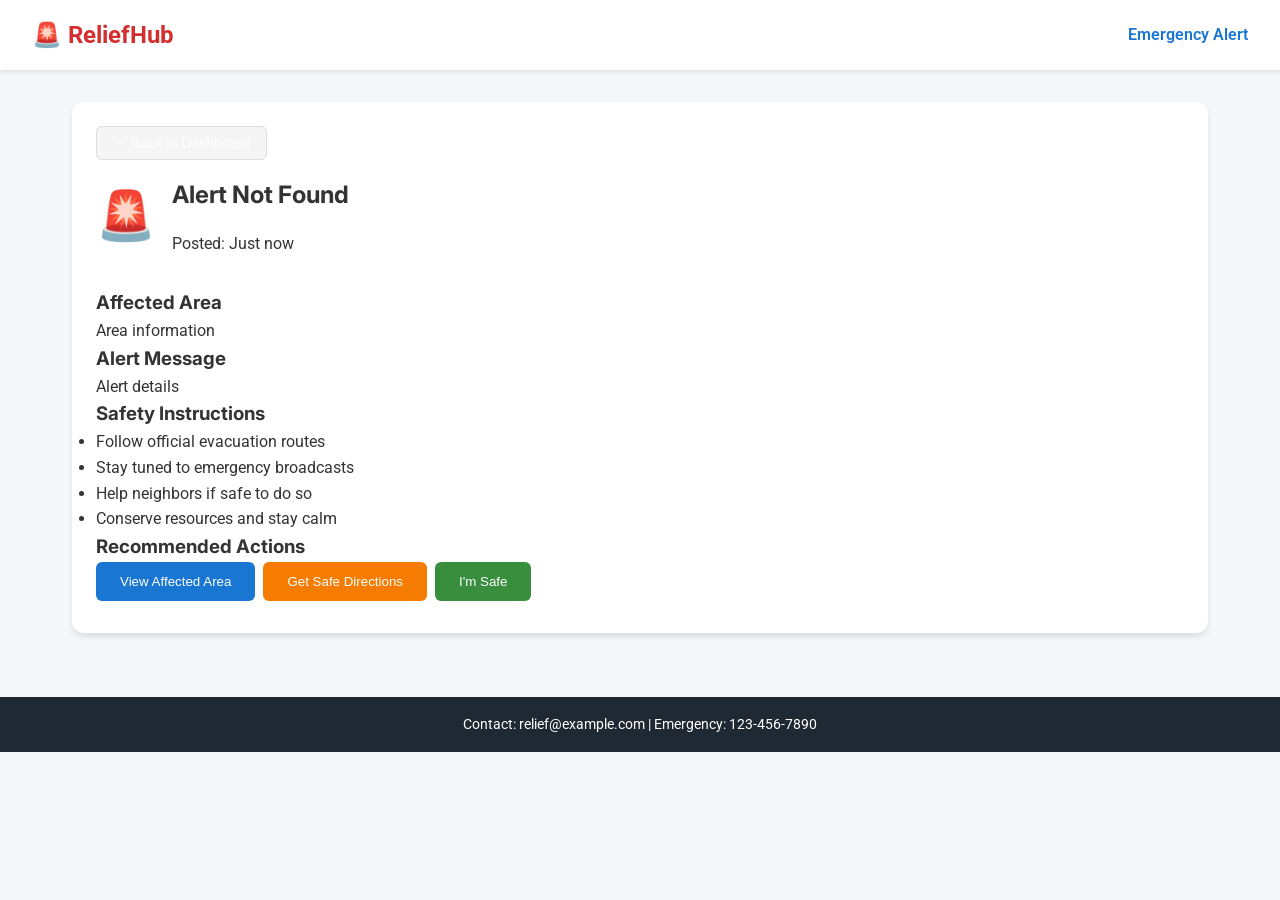
<file: alert.html>
<!DOCTYPE html>
<html lang="en">
<head>
    <meta charset="UTF-8">
    <meta name="viewport" content="width=device-width, initial-scale=1.0">
    <title>Alert Details - Disaster Relief Portal</title>
    <link rel="stylesheet" href="style.css">
</head>
<body>
    <!-- Top Bar -->
    <div class="top-bar">
        <div class="logo">🚨 ReliefHub</div>
        <div class="user-role">Emergency Alert</div>
    </div>

    <!-- Main Content -->
    <main>
        <div class="card">
            <button onclick="goBack()" class="back-button">← Back to Dashboard</button>
            <div class="alert-header">
                <div class="alert-icon-large" id="alert-icon">🚨</div>
                <div>
                    <h2 id="alert-type">Alert Type</h2>
                    <p id="alert-timestamp">Posted: Just now</p>
                </div>
            </div>

            <div class="alert-details">
                <div class="detail-section">
                    <h3>Affected Area</h3>
                    <p id="affected-area">Area information</p>
                </div>

                <div class="detail-section">
                    <h3>Alert Message</h3>
                    <div id="alert-message">Alert details</div>
                </div>

                <div class="detail-section">
                    <h3>Safety Instructions</h3>
                    <div id="safety-instructions">
                        <ul>
                            <li>Follow official evacuation routes</li>
                            <li>Stay tuned to emergency broadcasts</li>
                            <li>Help neighbors if safe to do so</li>
                            <li>Conserve resources and stay calm</li>
                        </ul>
                    </div>
                </div>

                <div class="detail-section">
                    <h3>Recommended Actions</h3>
                    <div class="action-buttons">
                        <button onclick="viewMap()" class="btn-primary">View Affected Area</button>
                        <button onclick="getDirections()" class="btn-secondary">Get Safe Directions</button>
                        <button onclick="imSafe()" class="btn-success">I'm Safe</button>
                    </div>
                </div>
            </div>
        </div>
    </main>

    <!-- Footer -->
    <footer>
        <p>Contact: relief@example.com | Emergency: 123-456-7890</p>
    </footer>

    <!-- JavaScript -->
    <script src="alert.js"></script>
</body>
</html>
</file>
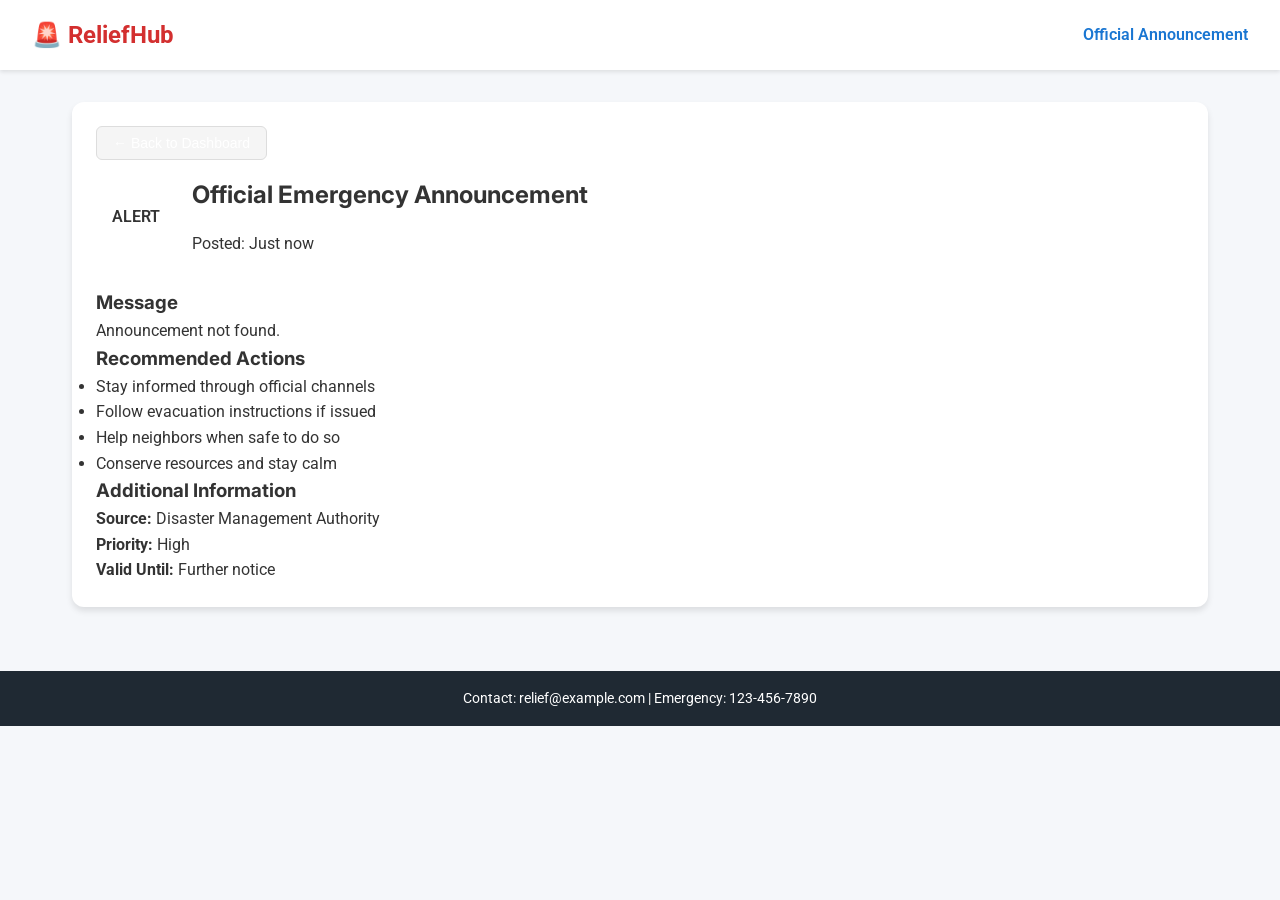
<file: announcement.html>
<!DOCTYPE html>
<html lang="en">
<head>
    <meta charset="UTF-8">
    <meta name="viewport" content="width=device-width, initial-scale=1.0">
    <title>Announcement Details - Disaster Relief Portal</title>
    <link rel="stylesheet" href="style.css">
</head>
<body>
    <!-- Top Bar -->
    <div class="top-bar">
        <div class="logo">🚨 ReliefHub</div>
        <div class="user-role">Official Announcement</div>
    </div>

    <!-- Main Content -->
    <main>
        <div class="card">
            <button onclick="goBack()" class="back-button">← Back to Dashboard</button>

            <div class="announcement-header">
                <div class="announcement-tag-large" id="announcement-tag">ALERT</div>
                <div>
                    <h2>Official Emergency Announcement</h2>
                    <p id="announcement-timestamp">Posted: Just now</p>
                </div>
            </div>

            <div class="announcement-content">
                <div class="detail-section">
                    <h3>Message</h3>
                    <div id="announcement-message">Loading announcement...</div>
                </div>

                <div class="detail-section">
                    <h3>Recommended Actions</h3>
                    <div id="recommended-actions">
                        <ul>
                            <li>Stay informed through official channels</li>
                            <li>Follow evacuation instructions if issued</li>
                            <li>Help neighbors when safe to do so</li>
                            <li>Conserve resources and stay calm</li>
                        </ul>
                    </div>
                </div>

                <div class="detail-section">
                    <h3>Additional Information</h3>
                    <div id="additional-info">
                        <p><strong>Source:</strong> Disaster Management Authority</p>
                        <p><strong>Priority:</strong> <span id="announcement-priority">High</span></p>
                        <p><strong>Valid Until:</strong> Further notice</p>
                    </div>
                </div>
            </div>
        </div>
    </main>

    <!-- Footer -->
    <footer>
        <p>Contact: relief@example.com | Emergency: 123-456-7890</p>
    </footer>

    <!-- JavaScript -->
    <script src="announcement.js"></script>
</body>
</html>
</file>
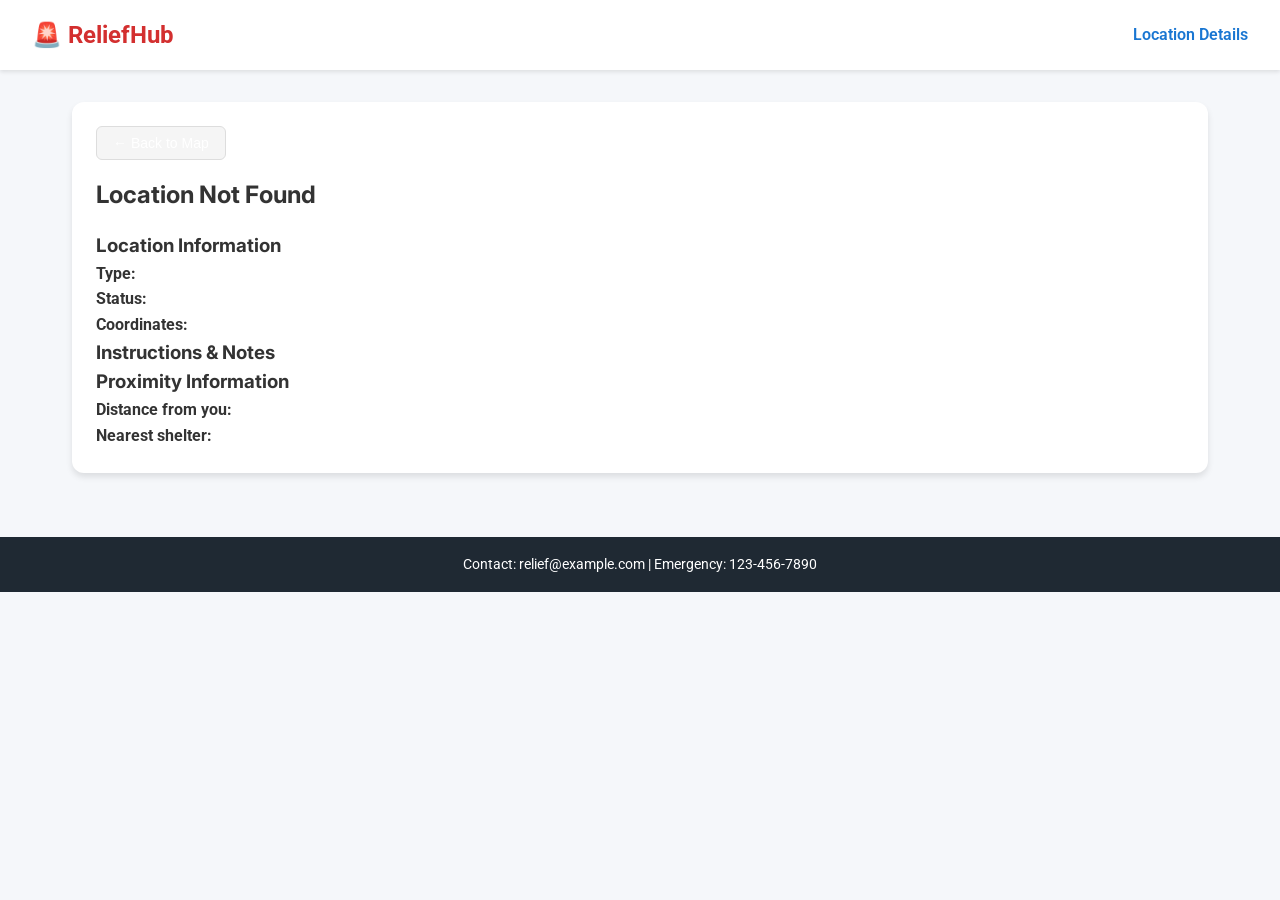
<file: location.html>
<!DOCTYPE html>
<html lang="en">
<head>
    <meta charset="UTF-8">
    <meta name="viewport" content="width=device-width, initial-scale=1.0">
    <title>Location Details - Disaster Relief Portal</title>
    <link rel="stylesheet" href="style.css">
</head>
<body>
    <!-- Top Bar -->
    <div class="top-bar">
        <div class="logo">🚨 ReliefHub</div>
        <div class="user-role">Location Details</div>
    </div>

    <!-- Main Content -->
    <main>
        <div class="card">
            <button onclick="goBack()" class="back-button">← Back to Map</button>
            <h2 id="location-name">Location Details</h2>
            <div class="location-details">
                <div class="detail-section">
                    <h3>Location Information</h3>
                    <p><strong>Type:</strong> <span id="location-type"></span></p>
                    <p><strong>Status:</strong> <span id="location-status"></span></p>
                    <p><strong>Coordinates:</strong> <span id="location-coords"></span></p>
                </div>
                <div class="detail-section">
                    <h3>Instructions & Notes</h3>
                    <div id="location-instructions"></div>
                </div>
                <div class="detail-section">
                    <h3>Proximity Information</h3>
                    <p><strong>Distance from you:</strong> <span id="location-distance"></span></p>
                    <p><strong>Nearest shelter:</strong> <span id="nearest-shelter"></span></p>
                </div>
            </div>
        </div>
    </main>

    <!-- Footer -->
    <footer>
        <p>Contact: relief@example.com | Emergency: 123-456-7890</p>
    </footer>

    <!-- JavaScript -->
    <script src="location.js"></script>
</body>
</html>
</file>
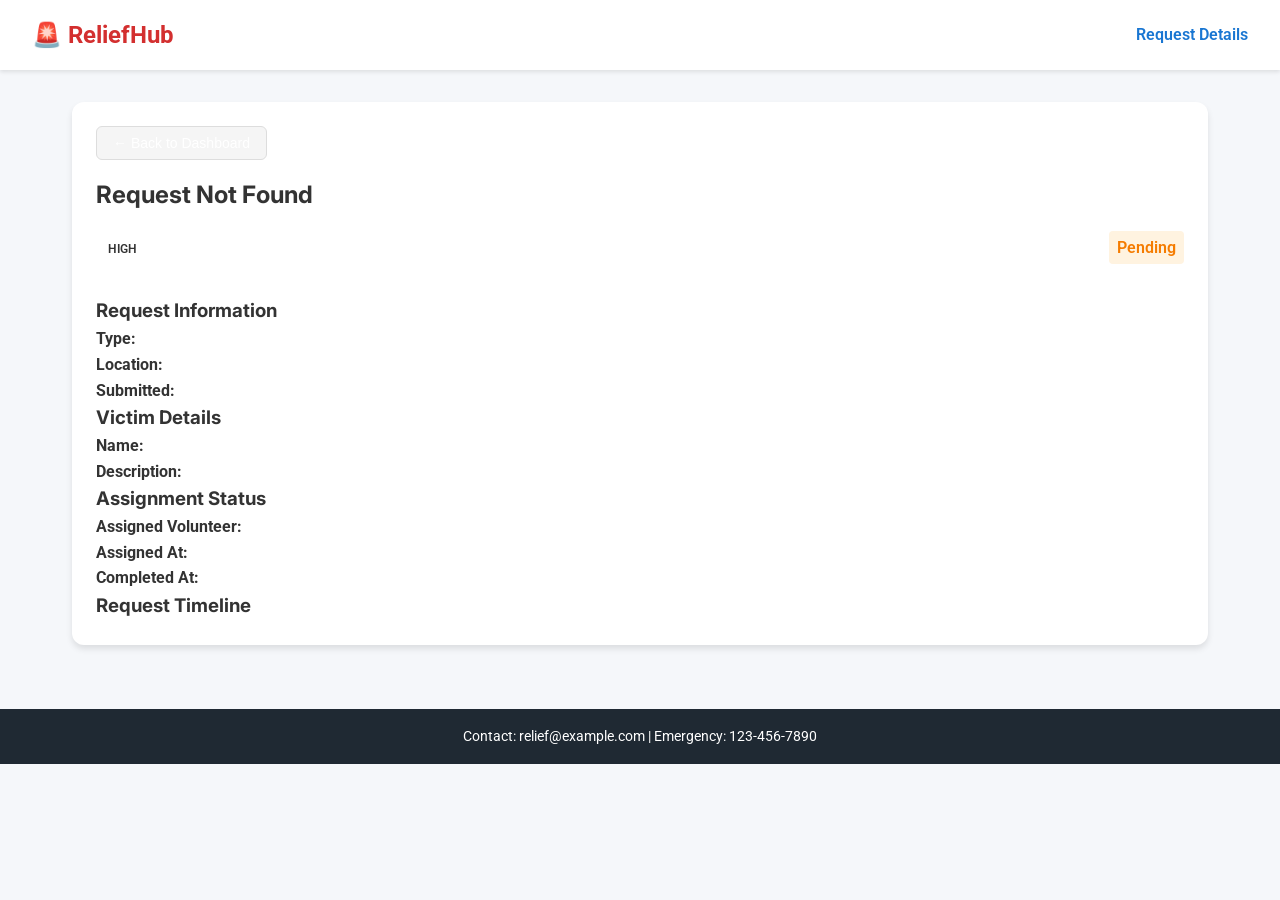
<file: request.html>
<!DOCTYPE html>
<html lang="en">
<head>
    <meta charset="UTF-8">
    <meta name="viewport" content="width=device-width, initial-scale=1.0">
    <title>Request Details - Disaster Relief Portal</title>
    <link rel="stylesheet" href="style.css">
</head>
<body>
    <!-- Top Bar -->
    <div class="top-bar">
        <div class="logo">🚨 ReliefHub</div>
        <div class="user-role">Request Details</div>
    </div>

    <!-- Main Content -->
    <main>
        <div class="card">
            <button onclick="goBack()" class="back-button">← Back to Dashboard</button>
            <h2 id="request-title">Emergency Request Details</h2>

            <div class="request-header">
                <div class="request-priority" id="request-priority">
                    <span class="priority-badge">HIGH</span>
                </div>
                <div class="request-status" id="request-status">
                    <span class="status pending">Pending</span>
                </div>
            </div>

            <div class="request-details">
                <div class="detail-section">
                    <h3>Request Information</h3>
                    <p><strong>Type:</strong> <span id="request-type"></span></p>
                    <p><strong>Location:</strong> <span id="request-location"></span></p>
                    <p><strong>Submitted:</strong> <span id="request-timestamp"></span></p>
                </div>

                <div class="detail-section">
                    <h3>Victim Details</h3>
                    <p><strong>Name:</strong> <span id="victim-name"></span></p>
                    <p><strong>Description:</strong> <span id="request-description"></span></p>
                </div>

                <div class="detail-section">
                    <h3>Assignment Status</h3>
                    <p><strong>Assigned Volunteer:</strong> <span id="assigned-volunteer"></span></p>
                    <p><strong>Assigned At:</strong> <span id="assigned-at"></span></p>
                    <p><strong>Completed At:</strong> <span id="completed-at"></span></p>
                </div>

                <div class="detail-section">
                    <h3>Request Timeline</h3>
                    <div id="request-timeline"></div>
                </div>
            </div>
        </div>
    </main>

    <!-- Footer -->
    <footer>
        <p>Contact: relief@example.com | Emergency: 123-456-7890</p>
    </footer>

    <!-- JavaScript -->
    <script src="request.js"></script>
</body>
</html>
</file>
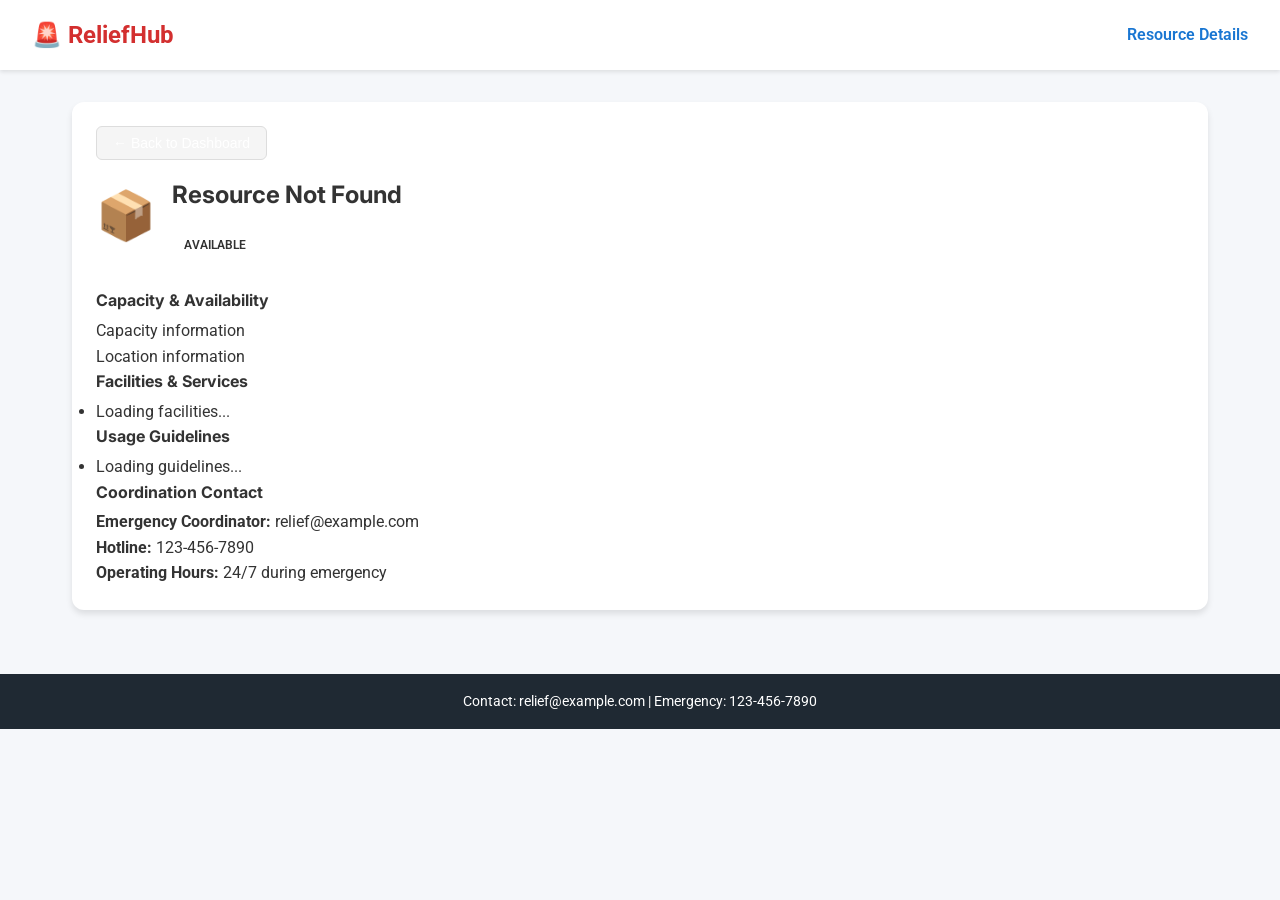
<file: resource.html>
<!DOCTYPE html>
<html lang="en">
<head>
    <meta charset="UTF-8">
    <meta name="viewport" content="width=device-width, initial-scale=1.0">
    <title>Resource Details - Disaster Relief Portal</title>
    <link rel="stylesheet" href="style.css">
</head>
<body>
    <!-- Top Bar -->
    <div class="top-bar">
        <div class="logo">🚨 ReliefHub</div>
        <div class="user-role">Resource Details</div>
    </div>

    <!-- Main Content -->
    <main>
        <div class="card">
            <button onclick="goBack()" class="back-button">← Back to Dashboard</button>
            <div class="resource-header">
                <div class="resource-icon-large" id="resource-icon">📦</div>
                <div>
                    <h2 id="resource-name">Resource Details</h2>
                    <div class="resource-availability" id="resource-availability">
                        <span class="availability-badge">Available</span>
                    </div>
                </div>
            </div>

            <div class="resource-details">
                <div class="detail-section">
                    <h3>Capacity & Availability</h3>
                    <p id="resource-capacity">Capacity information</p>
                    <p id="resource-location">Location information</p>
                </div>

                <div class="detail-section">
                    <h3>Facilities & Services</h3>
                    <div id="resource-facilities">
                        <ul>
                            <li>Loading facilities...</li>
                        </ul>
                    </div>
                </div>

                <div class="detail-section">
                    <h3>Usage Guidelines</h3>
                    <div id="resource-guidelines">
                        <ul>
                            <li>Loading guidelines...</li>
                        </ul>
                    </div>
                </div>

                <div class="detail-section">
                    <h3>Coordination Contact</h3>
                    <div id="resource-contact">
                        <p><strong>Emergency Coordinator:</strong> relief@example.com</p>
                        <p><strong>Hotline:</strong> 123-456-7890</p>
                        <p><strong>Operating Hours:</strong> 24/7 during emergency</p>
                    </div>
                </div>
            </div>
        </div>
    </main>

    <!-- Footer -->
    <footer>
        <p>Contact: relief@example.com | Emergency: 123-456-7890</p>
    </footer>

    <!-- JavaScript -->
    <script src="resource.js"></script>
</body>
</html>
</file>
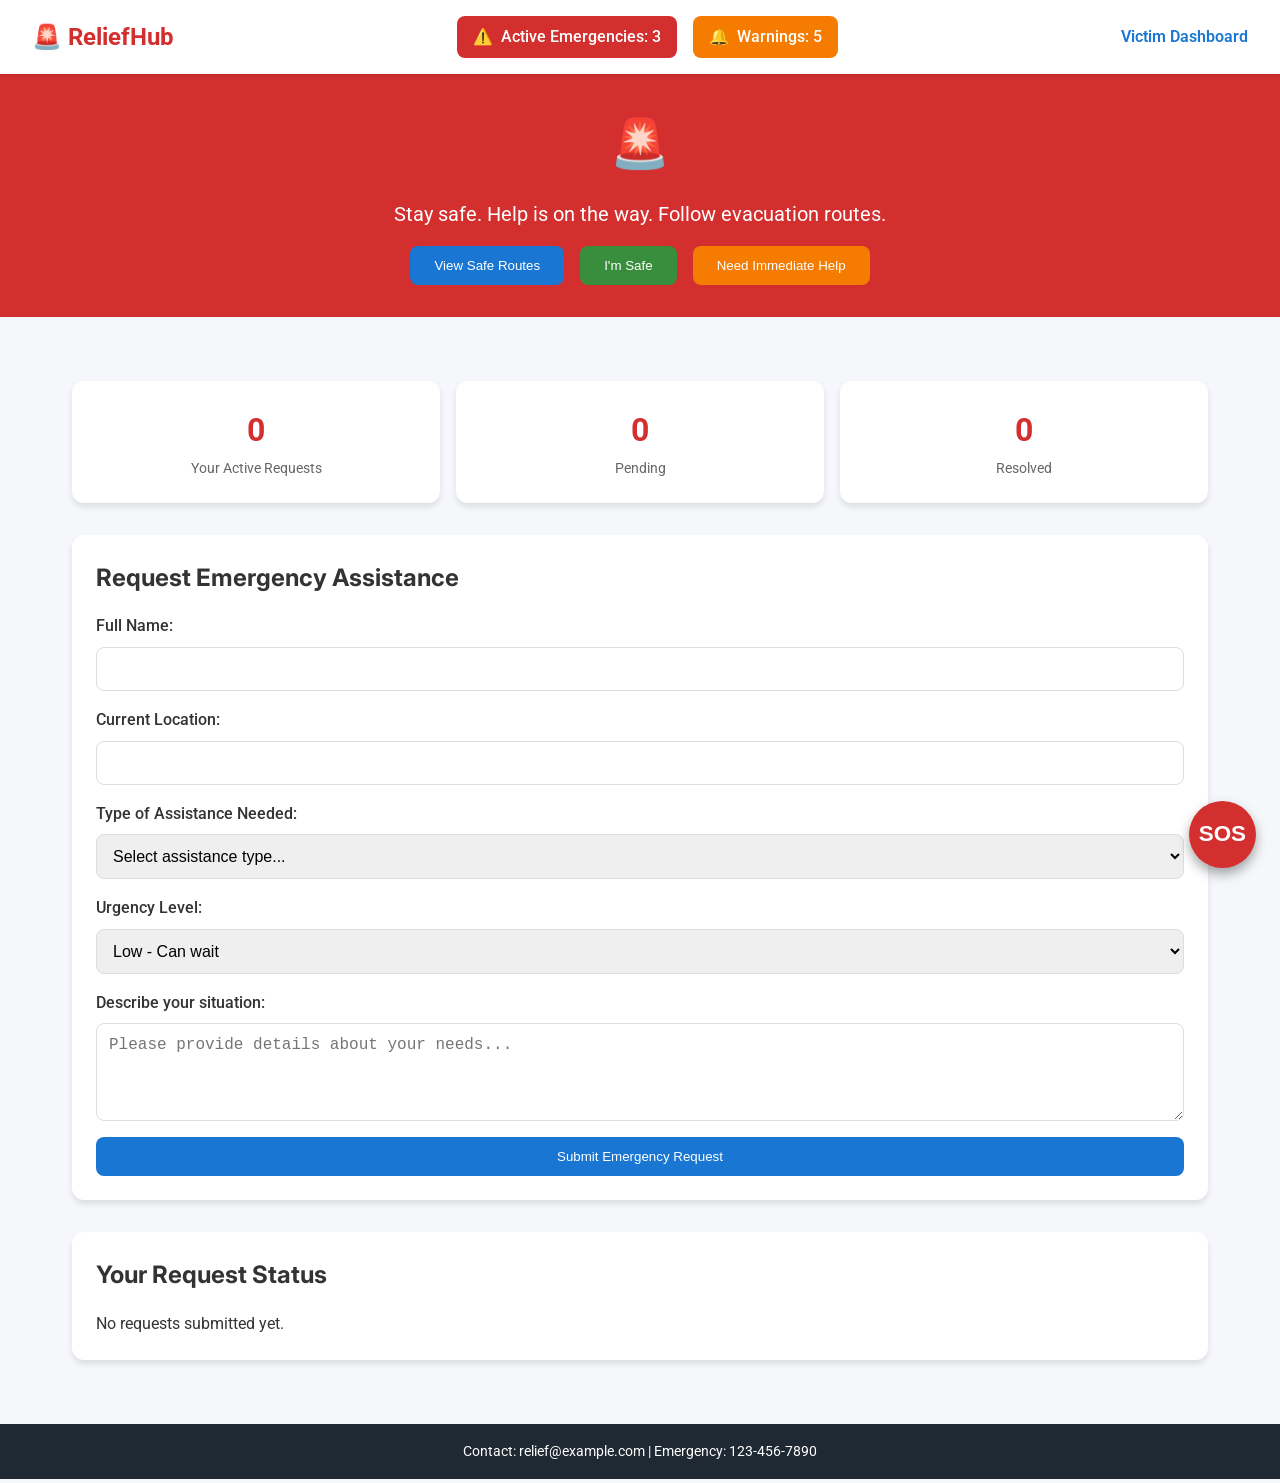
<file: victim.html>
<!DOCTYPE html>
<html lang="en">
<head>
    <meta charset="UTF-8">
    <meta name="viewport" content="width=device-width, initial-scale=1.0">
    <title>Victim Dashboard - Disaster Relief Portal</title>
    <link rel="stylesheet" href="style.css">
</head>
<body>
    <!-- Top Bar -->
    <div class="top-bar">
        <div class="logo">🚨 ReliefHub</div>
        <div class="alert-indicators">
            <div class="alert-indicator emergency">
                <span>⚠️</span> Active Emergencies: 3
            </div>
            <div class="alert-indicator warning">
                <span>🔔</span> Warnings: 5
            </div>
        </div>
        <div class="user-role">Victim Dashboard</div>
    </div>

    <!-- Hero Emergency Alert -->
    <div class="hero-alert">
        <div class="alert-icon">🚨</div>
        <div class="alert-message">Stay safe. Help is on the way. Follow evacuation routes.</div>
        <div class="alert-actions">
            <button class="view-map">View Safe Routes</button>
            <button class="acknowledge">I'm Safe</button>
            <button class="send-help">Need Immediate Help</button>
        </div>
    </div>

    <!-- Main Content -->
    <main>
        <!-- Quick Stats -->
        <div class="stats-grid">
            <div class="stat-card">
                <div class="stat-number" id="totalRequests">0</div>
                <div class="stat-label">Your Active Requests</div>
            </div>
            <div class="stat-card">
                <div class="stat-number" id="pendingRequests">0</div>
                <div class="stat-label">Pending</div>
            </div>
            <div class="stat-card">
                <div class="stat-number" id="resolvedRequests">0</div>
                <div class="stat-label">Resolved</div>
            </div>
        </div>

        <div class="card">
            <h2>Request Emergency Assistance</h2>
            <form id="requestForm">
                <div class="form-group">
                    <label for="name">Full Name:</label>
                    <input type="text" id="name" required>
                </div>

                <div class="form-group">
                    <label for="location">Current Location:</label>
                    <input type="text" id="location" required>
                </div>

                <div class="form-group">
                    <label for="requestType">Type of Assistance Needed:</label>
                    <select id="requestType" required>
                        <option value="">Select assistance type...</option>
                        <option value="food">Food & Water</option>
                        <option value="shelter">Emergency Shelter</option>
                        <option value="medical">Medical Help</option>
                    </select>
                </div>

                <div class="form-group">
                    <label for="urgency">Urgency Level:</label>
                    <select id="urgency" required>
                        <option value="low">Low - Can wait</option>
                        <option value="medium">Medium - Within hours</option>
                        <option value="high">High - Immediate danger</option>
                    </select>
                </div>

                <div class="form-group">
                    <label for="description">Describe your situation:</label>
                    <textarea id="description" rows="4" placeholder="Please provide details about your needs..."></textarea>
                </div>

                <button type="submit" aria-label="Submit your emergency assistance request">Submit Emergency Request</button>
            </form>
            <div class="offline-message" id="offlineMessage" style="display: none;">
                <p>💾 Saved locally. Will sync when online.</p>
            </div>
        </div>

        <div class="card">
            <h2>Your Request Status</h2>
            <div id="requestsList"></div>
        </div>
    </main>

    <!-- Bottom Navigation -->
    <nav class="bottom-nav">
        <ul>
            <li><a href="#" onclick="goBack()"><span class="nav-icon">🏠</span><br>Home</a></li>
            <li><a href="#"><span class="nav-icon">🚨</span><br>Alerts</a></li>
            <li><a href="#"><span class="nav-icon">🗺️</span><br>Map</a></li>
            <li><a href="#"><span class="nav-icon">🆘</span><br>Help</a></li>
        </ul>
    </nav>

    <!-- Floating SOS Button -->
    <button class="sos-button" onclick="emergencySOS()">SOS</button>

    <!-- Footer -->
    <footer>
        <p>Contact: relief@example.com | Emergency: 123-456-7890</p>
    </footer>

    <!-- JavaScript -->
    <script src="victim.js"></script>
</body>
</html>
</file>
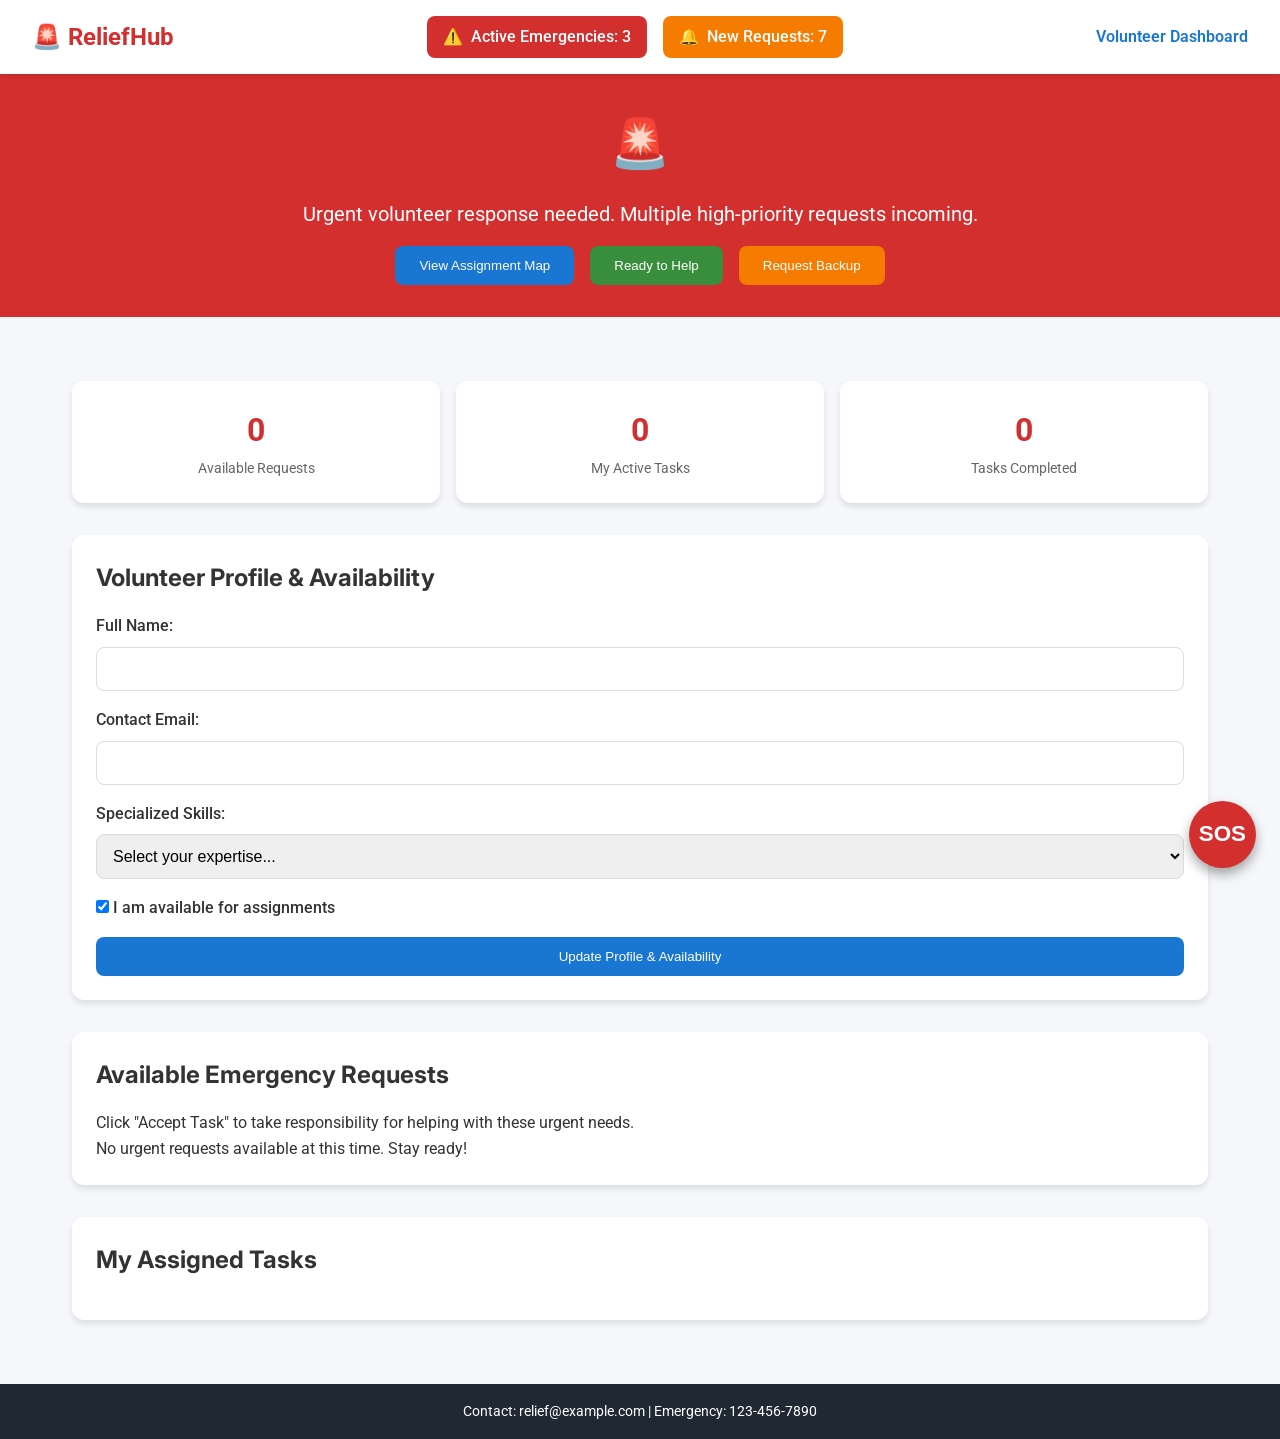
<file: volunteer.html>
<!DOCTYPE html>
<html lang="en">
<head>
    <meta charset="UTF-8">
    <meta name="viewport" content="width=device-width, initial-scale=1.0">
    <title>Volunteer Dashboard - Disaster Relief Portal</title>
    <link rel="stylesheet" href="style.css">
</head>
<body>
    <!-- Top Bar -->
    <div class="top-bar">
        <div class="logo">🚨 ReliefHub</div>
        <div class="alert-indicators">
            <div class="alert-indicator emergency">
                <span>⚠️</span> Active Emergencies: 3
            </div>
            <div class="alert-indicator warning">
                <span>🔔</span> New Requests: 7
            </div>
        </div>
        <div class="user-role">Volunteer Dashboard</div>
    </div>

    <!-- Hero Emergency Alert -->
    <div class="hero-alert">
        <div class="alert-icon">🚨</div>
        <div class="alert-message">Urgent volunteer response needed. Multiple high-priority requests incoming.</div>
        <div class="alert-actions">
            <button class="view-map">View Assignment Map</button>
            <button class="acknowledge">Ready to Help</button>
            <button class="send-help">Request Backup</button>
        </div>
    </div>

    <!-- Main Content -->
    <main>
        <!-- Quick Stats -->
        <div class="stats-grid">
            <div class="stat-card">
                <div class="stat-number" id="availableRequestsCount">0</div>
                <div class="stat-label">Available Requests</div>
            </div>
            <div class="stat-card">
                <div class="stat-number" id="myActiveTasks">0</div>
                <div class="stat-label">My Active Tasks</div>
            </div>
            <div class="stat-card">
                <div class="stat-number" id="completedTasks">0</div>
                <div class="stat-label">Tasks Completed</div>
            </div>
        </div>

        <div class="card">
            <h2>Volunteer Profile & Availability</h2>
            <form id="volunteerForm">
                <div class="form-group">
                    <label for="vol-name">Full Name:</label>
                    <input type="text" id="vol-name" required>
                </div>

                <div class="form-group">
                    <label for="email">Contact Email:</label>
                    <input type="email" id="email" required>
                </div>

                <div class="form-group">
                    <label for="skills">Specialized Skills:</label>
                    <select id="skills" required>
                        <option value="">Select your expertise...</option>
                        <option value="medical">Medical & First Aid</option>
                        <option value="logistics">Logistics & Transport</option>
                        <option value="construction">Construction & Repairs</option>
                    </select>
                </div>

                <div class="form-group">
                    <label for="available">
                        <input type="checkbox" id="available" checked> I am available for assignments
                    </label>
                </div>

                <button type="submit" aria-label="Update your volunteer profile and availability status">Update Profile & Availability</button>
            </form>
        </div>

        <div class="card">
            <h2>Available Emergency Requests</h2>
            <p>Click "Accept Task" to take responsibility for helping with these urgent needs.</p>
            <div id="availableRequests"></div>
        </div>

        <div class="card">
            <h2>My Assigned Tasks</h2>
            <div id="myTasks"></div>
        </div>
    </main>

    <!-- Bottom Navigation -->
    <nav class="bottom-nav">
        <ul>
            <li><a href="#" onclick="goBack()"><span class="nav-icon">🏠</span><br>Home</a></li>
            <li><a href="#"><span class="nav-icon">🚨</span><br>Alerts</a></li>
            <li><a href="#"><span class="nav-icon">🗺️</span><br>Map</a></li>
            <li><a href="#"><span class="nav-icon">🆘</span><br>Help</a></li>
        </ul>
    </nav>

    <!-- Floating SOS Button -->
    <button class="sos-button" onclick="emergencySOS()">SOS</button>

    <!-- Footer -->
    <footer>
        <p>Contact: relief@example.com | Emergency: 123-456-7890</p>
    </footer>

    <!-- JavaScript -->
    <script src="volunteer.js"></script>
</body>
</html>
</file>
<file: style.css>
/* ===============================
   Font Imports (MUST BE FIRST)
   =============================== */
@import url('https://fonts.googleapis.com/css2?family=Inter:wght@400;600;700&family=Roboto:wght@400;500&display=swap');

/* ===============================
   Basic Reset
   =============================== */
* {
    margin: 0;
    padding: 0;
    box-sizing: border-box;
}

body {
    font-family: 'Roboto', sans-serif;
    line-height: 1.6;
    background: #F5F7FA;
    color: #333;
    font-size: 16px;
}

h1, h2, h3, h4, h5, h6 {
    font-family: 'Inter', sans-serif;
}

/* ===============================
   Emergency Search Box (FIXED)
   =============================== */
.emergency-search {
    margin-top: 1.5rem;
    position: relative;
    max-width: 420px;
    margin-left: auto;
    margin-right: auto;
    z-index: 1002; /* Above map & hero */
}

.emergency-search input {
    width: 100%;
    padding: 0.8rem 1rem;
    font-size: 1rem;

    border-radius: 6px;
    border: 2px solid transparent;

    outline: none;
    background: #FFFFFF;
    color: #333;
}

/* Focus for accessibility */
.emergency-search input:focus {
    border-color: #FFFFFF;
}

/* ===============================
   Suggestions Dropdown (FIXED)
   =============================== */
#suggestions {
    list-style: none;
    margin: 0;
    padding: 0;

    position: absolute;
    width: 100%;
    top: 100%;

    background: #FFFFFF;
    border-radius: 6px;

    box-shadow: 0 6px 12px rgba(0,0,0,0.25);
    z-index: 1003;

    max-height: 220px;
    overflow-y: auto;
}

#suggestions li {
    padding: 0.7rem 1rem;
    cursor: pointer;
    border-bottom: 1px solid #eee;
    font-size: 0.95rem;
}

#suggestions li:last-child {
    border-bottom: none;
}

#suggestions li:hover {
    background: #D32F2F;
    color: #FFFFFF;
}

/* ===============================
   Top Bar
   =============================== */
.top-bar {
    background: #FFFFFF;
    padding: 1rem 2rem;
    display: flex;
    justify-content: space-between;
    align-items: center;

    box-shadow: 0 2px 4px rgba(0,0,0,0.1);
    position: sticky;
    top: 0;
    z-index: 100;
}

.logo {
    font-size: 1.5rem;
    font-weight: 700;
    color: #D32F2F;
}

.alert-indicators {
    display: flex;
    gap: 1rem;
}

.alert-indicator {
    display: flex;
    align-items: center;
    gap: 0.5rem;
    padding: 0.5rem 1rem;
    border-radius: 8px;
    font-weight: 500;
}

.alert-indicator.emergency { background: #D32F2F; color: white; }
.alert-indicator.warning { background: #F57C00; color: white; }

.user-role {
    font-weight: 600;
    color: #1976D2;
}

/* ===============================
   Hero Emergency Alert
   =============================== */
.hero-alert {
    background: #D32F2F;
    color: white;
    padding: 2rem;
    text-align: center;
    margin-bottom: 2rem;
    position: relative;
}

.hero-alert .alert-icon {
    font-size: 3rem;
    margin-bottom: 1rem;
}

.hero-alert .alert-message {
    font-size: 1.25rem;
    margin-bottom: 1rem;
}

.hero-alert .alert-actions {
    display: flex;
    justify-content: center;
    gap: 1rem;
}

.hero-alert button {
    padding: 0.75rem 1.5rem;
    border: none;
    border-radius: 8px;
    font-weight: 500;
    cursor: pointer;
}

.hero-alert .alert-type {
    font-size: 0.875rem;
    font-weight: 600;
    margin-bottom: 0.5rem;
    letter-spacing: 1px;
}

.hero-alert.flood-alert { background: linear-gradient(135deg, #D32F2F, #B71C1C); }
.hero-alert.cyclone-alert { background: linear-gradient(135deg, #F57C00, #EF6C00); }
.hero-alert.heatwave-alert { background: linear-gradient(135deg, #FF9800, #F57C00); }

.hero-alert .view-map { background: #1976D2; color: white; }
.hero-alert .acknowledge,
.hero-alert .im-safe { background: #388E3C; color: white; }
.hero-alert .send-help,
.hero-alert .get-directions { background: #F57C00; color: white; }
.hero-alert .safety-info { background: #9C27B0; color: white; }

/* ===============================
   Floating SOS Button (UNCHANGED)
   =============================== */
.sos-button {
    position: fixed;
    bottom: 2rem;
    right: 1.5rem;

    width: 4.2rem;
    height: 4.2rem;

    background-color: #D32F2F;
    color: #FFFFFF;

    border: none;
    border-radius: 50%;

    font-size: 1.4rem;
    font-weight: 700;

    cursor: pointer;
    box-shadow: 0 6px 12px rgba(0,0,0,0.35);

    z-index: 1000;

    display: flex;
    align-items: center;
    justify-content: center;
}

.sos-button:hover,
.sos-button:focus {
    background-color: #B71C1C;
    outline: none;
}

.sos-button:focus-visible {
    outline: 3px solid #FFFFFF;
    outline-offset: 3px;
}

/* ===============================
   Footer
   =============================== */
footer {
    background-color: #1F2933;
    color: #FFFFFF;
    text-align: center;
    padding: 1rem;
    font-size: 0.9rem;
}

footer a {
    color: #90CAF9;
    text-decoration: none;
}

footer a:hover,
footer a:focus {
    text-decoration: underline;
}

/* ===============================
   Main Content & Cards
   =============================== */
main {
    padding: 2rem;
    max-width: 1200px;
    margin: 0 auto;
}

.card {
    background: #FFFFFF;
    border-radius: 12px;
    box-shadow: 0 4px 6px rgba(0,0,0,0.1);
    padding: 1.5rem;
    margin-bottom: 2rem;
}

.card h2 {
    margin-bottom: 1rem;
    color: #333;
}

/* ===============================
   Role Selection
   =============================== */
.role-selection {
    text-align: center;
    padding: 4rem 2rem;
}

.roles {
    display: flex;
    justify-content: center;
    gap: 2rem;
    margin-top: 2rem;
    flex-wrap: wrap;
}

.roles button {
    padding: 1.5rem 3rem;
    font-size: 1.25rem;
    font-weight: 600;
    border: none;
    border-radius: 12px;
    cursor: pointer;
    transition: background 0.3s;
    background: #1976D2;
    color: white;
    min-width: 200px;
}

.roles button:hover {
    background: #1565C0;
}

/* ===============================
   Forms
   =============================== */
form {
    display: flex;
    flex-direction: column;
    gap: 1rem;
}

.form-group {
    display: flex;
    flex-direction: column;
    gap: 0.5rem;
}

label {
    font-weight: 500;
    color: #333;
}

input, select, textarea {
    padding: 0.75rem;
    border: 1px solid #ddd;
    border-radius: 8px;
    font-size: 1rem;
}

button {
    padding: 0.75rem 1.5rem;
    background: #1976D2;
    color: white;
    border: none;
    border-radius: 8px;
    font-weight: 500;
    cursor: pointer;
    transition: background 0.3s;
}

button:hover {
    background: #1565C0;
}

.btn-secondary {
    background: #F57C00;
}

.btn-secondary:hover {
    background: #EF6C00;
}

/* ===============================
   Stats Cards
   =============================== */
.stats-grid {
    display: grid;
    grid-template-columns: repeat(auto-fit, minmax(200px, 1fr));
    gap: 1rem;
    margin-bottom: 2rem;
}

.stat-card {
    background: #FFFFFF;
    padding: 1.5rem;
    border-radius: 12px;
    box-shadow: 0 4px 6px rgba(0,0,0,0.1);
    text-align: center;
}

.stat-number {
    font-size: 2rem;
    font-weight: 700;
    color: #D32F2F;
}

.stat-label {
    font-size: 0.875rem;
    color: #666;
}

/* ===============================
   Map Container
   =============================== */
#map {
    height: 500px;
    border-radius: 12px;
    box-shadow: 0 4px 6px rgba(0,0,0,0.1);
}

/* ===============================
   Request Items
   =============================== */
.request-item {
    border: 1px solid #E0E0E0;
    padding: 1rem;
    margin: 1rem 0;
    border-radius: 8px;
    background: #FAFAFA;
}

.urgency-high { border-left: 4px solid #D32F2F; }
.urgency-medium { border-left: 4px solid #F57C00; }
.urgency-low { border-left: 4px solid #388E3C; }

.status {
    font-weight: 600;
    padding: 0.25rem 0.5rem;
    border-radius: 4px;
    display: inline-block;
}

.status.pending { background: #FFF3E0; color: #F57C00; }
.status.in-progress { background: #E3F2FD; color: #1976D2; }
.status.resolved { background: #E8F5E8; color: #388E3C; }

/* ===============================
   Timeline
   =============================== */
.timeline {
    margin-top: 1rem;
}

.timeline-item {
    padding: 0.5rem 0;
    border-left: 2px solid #E0E0E0;
    padding-left: 1rem;
    margin-left: 1rem;
    font-size: 0.875rem;
}

/* ===============================
   Announcements
   =============================== */
.announcement-item {
    border: 1px solid #E0E0E0;
    padding: 1rem;
    margin: 1rem 0;
    border-radius: 8px;
    background: #FAFAFA;
    position: relative;
}

.announcement-tag {
    position: absolute;
    top: -8px;
    right: 1rem;
    padding: 0.25rem 0.5rem;
    border-radius: 4px;
    font-size: 0.75rem;
    font-weight: 600;
    text-transform: uppercase;
}

.announcement-alert .announcement-tag {
    background: #D32F2F;
    color: white;
}

.announcement-info .announcement-tag {
    background: #1976D2;
    color: white;
}

.announcement-safety .announcement-tag {
    background: #388E3C;
    color: white;
}

.announcement-alert {
    border-left: 4px solid #D32F2F;
    background: #FFEBEE;
}

/* ===============================
   Bottom Navigation
   =============================== */
.bottom-nav {
    display: none;
    position: fixed;
    bottom: 0;
    left: 0;
    right: 0;
    background: #FFFFFF;
    box-shadow: 0 -2px 4px rgba(0,0,0,0.1);
    padding: 0.5rem;
    z-index: 100;
}

.bottom-nav ul {
    display: flex;
    justify-content: space-around;
    list-style: none;
}

.bottom-nav a {
    text-decoration: none;
    color: #666;
    font-size: 0.75rem;
    text-align: center;
}

.bottom-nav .nav-icon {
    font-size: 1.25rem;
    display: block;
}

/* ===============================
   Focus Styles for Accessibility
   =============================== */
input:focus, select:focus, textarea:focus, button:focus {
    outline: 2px solid #1976D2;
    outline-offset: 2px;
}

/* ===============================
   Map Legend & Location Awareness
   =============================== */
.map-legend {
    position: absolute;
    top: 10px;
    right: 10px;
    background: rgba(255, 255, 255, 0.95);
    padding: 1rem;
    border-radius: 8px;
    box-shadow: 0 2px 8px rgba(0,0,0,0.2);
    z-index: 1001;
    font-size: 0.875rem;
}

.map-legend h4 {
    margin: 0 0 0.5rem 0;
    font-size: 1rem;
    font-weight: 600;
}

.legend-item {
    display: flex;
    align-items: center;
    gap: 0.5rem;
    margin-bottom: 0.25rem;
}

.legend-marker {
    width: 12px;
    height: 12px;
    border-radius: 50%;
}

.emergency-marker { background: #D32F2F; }
.safe-marker { background: #388E3C; }
.shelter-marker { background: #1976D2; }

.location-labels {
    position: absolute;
    bottom: 10px;
    left: 10px;
    right: 10px;
    z-index: 1001;
}

.location-alert, .location-info, .location-safe {
    background: rgba(255, 255, 255, 0.95);
    padding: 0.5rem;
    border-radius: 6px;
    margin-bottom: 0.25rem;
    font-size: 0.875rem;
    box-shadow: 0 2px 4px rgba(0,0,0,0.1);
}

.location-alert { border-left: 4px solid #D32F2F; color: #D32F2F; }
.location-info { border-left: 4px solid #1976D2; color: #1976D2; }
.location-safe { border-left: 4px solid #388E3C; color: #388E3C; }

/* ===============================
   Help Needed Board
   =============================== */
.help-needed-board {
    padding: 2rem;
    max-width: 1200px;
    margin: 0 auto;
}

.help-items {
    display: grid;
    grid-template-columns: repeat(auto-fit, minmax(250px, 1fr));
    gap: 1rem;
    margin-top: 1rem;
}

.help-item {
    display: flex;
    align-items: center;
    gap: 1rem;
    padding: 1rem;
    border-radius: 8px;
    background: #FAFAFA;
    border: 1px solid #E0E0E0;
}

.help-item.urgent { border-left: 4px solid #D32F2F; background: #FFEBEE; }
.help-item.high { border-left: 4px solid #F57C00; background: #FFF3E0; }
.help-item.medium { border-left: 4px solid #FF9800; background: #FFF8E1; }

.help-icon {
    font-size: 2rem;
}

.help-details h3 {
    margin: 0 0 0.25rem 0;
    font-size: 1rem;
}

.help-details p {
    margin: 0;
    font-size: 0.875rem;
    color: #666;
}

/* ===============================
   Transparency Section
   =============================== */
.transparency-section {
    padding: 2rem;
    max-width: 1200px;
    margin: 0 auto;
    background: #F8F9FA;
}

.trust-stats {
    display: grid;
    grid-template-columns: repeat(auto-fit, minmax(200px, 1fr));
    gap: 1rem;
    margin-top: 1rem;
}

.trust-stat {
    text-align: center;
    padding: 1.5rem;
    background: #FFFFFF;
    border-radius: 8px;
    box-shadow: 0 2px 4px rgba(0,0,0,0.1);
}

.trust-stat .stat-number {
    font-size: 2.5rem;
    font-weight: 700;
    color: #1976D2;
}

.trust-stat .stat-label {
    font-size: 0.875rem;
    color: #666;
    margin-top: 0.5rem;
}

/* ===============================
   Offline Support Messaging
   =============================== */
.offline-message {
    margin-top: 1rem;
    padding: 0.75rem;
    background: #E3F2FD;
    border: 1px solid #1976D2;
    border-radius: 6px;
    color: #1976D2;
    font-weight: 500;
    text-align: center;
}

/* ===============================
   Request Filters
   =============================== */
.request-filters {
    display: grid;
    grid-template-columns: repeat(auto-fit, minmax(200px, 1fr));
    gap: 1rem;
    margin-bottom: 1.5rem;
    padding: 1rem;
    background: #F8F9FA;
    border-radius: 8px;
}

.filter-group {
    display: flex;
    flex-direction: column;
    gap: 0.5rem;
}

.filter-group label {
    font-weight: 600;
    font-size: 0.875rem;
    color: #333;
}

.filter-group select {
    padding: 0.5rem;
    border: 1px solid #DDD;
    border-radius: 4px;
    font-size: 0.875rem;
}

/* ===============================
   Volunteer Coordination
   =============================== */
.volunteer-item {
    display: flex;
    align-items: center;
    justify-content: space-between;
    padding: 1rem;
    border: 1px solid #E0E0E0;
    border-radius: 8px;
    margin-bottom: 0.5rem;
    background: #FAFAFA;
}

.volunteer-info h3 {
    margin: 0 0 0.25rem 0;
    font-size: 1rem;
}

.volunteer-info p {
    margin: 0;
    font-size: 0.875rem;
    color: #666;
}

.volunteer-status {
    padding: 0.25rem 0.5rem;
    border-radius: 4px;
    font-size: 0.75rem;
    font-weight: 600;
}

.status-available { background: #E8F5E8; color: #388E3C; }
.status-busy { background: #FFF3E0; color: #F57C00; }

/* ===============================
   Resource Overview
   =============================== */
.resource-overview {
    display: grid;
    grid-template-columns: repeat(auto-fit, minmax(200px, 1fr));
    gap: 1rem;
}

.resource-item {
    display: flex;
    align-items: center;
    gap: 1rem;
    padding: 1rem;
    background: #FAFAFA;
    border-radius: 8px;
    border: 1px solid #E0E0E0;
}

.resource-icon {
    font-size: 2rem;
}

.resource-details h3 {
    margin: 0 0 0.25rem 0;
    font-size: 1rem;
}

.resource-count {
    font-size: 0.875rem;
    color: #1976D2;
    font-weight: 600;
}

/* ===============================
   Detail Page Styles
   =============================== */
.back-button {
    background: #f5f5f5;
    border: 1px solid #ddd;
    padding: 0.5rem 1rem;
    border-radius: 6px;
    cursor: pointer;
    font-size: 0.875rem;
    margin-bottom: 1rem;
}

.back-button:hover {
    background: #e0e0e0;
}

.alert-header, .resource-header, .announcement-header {
    display: flex;
    align-items: center;
    gap: 1rem;
    margin-bottom: 2rem;
}

.alert-icon-large, .resource-icon-large {
    font-size: 3rem;
}

.announcement-tag-large {
    padding: 0.5rem 1rem;
    border-radius: 6px;
    font-size: 1rem;
    font-weight: 600;
    text-transform: uppercase;
}

.announcement-info { background: #1976D2; color: white; }
.announcement-alert { background: #D32F2F; color: white; }
.announcement-safety { background: #388E3C; color: white; }

.request-header {
    display: flex;
    justify-content: space-between;
    align-items: center;
    margin-bottom: 2rem;
}

.priority-badge {
    padding: 0.25rem 0.75rem;
    border-radius: 4px;
    font-size: 0.75rem;
    font-weight: 600;
    text-transform: uppercase;
}

.priority-badge.high { background: #D32F2F; color: white; }
.priority-badge.medium { background: #F57C00; color: white; }
.priority-badge.low { background: #388E3C; color: white; }

.availability-badge {
    padding: 0.25rem 0.75rem;
    border-radius: 4px;
    font-size: 0.75rem;
    font-weight: 600;
    text-transform: uppercase;
}

.availability-badge.available { background: #388E3C; color: white; }
.availability-badge.low { background: #F57C00; color: white; }
.availability-badge.unavailable { background: #D32F2F; color: white; }

.btn-primary, .btn-secondary, .btn-success {
    padding: 0.75rem 1.5rem;
    border: none;
    border-radius: 6px;
    font-weight: 500;
    cursor: pointer;
    margin-right: 0.5rem;
    margin-bottom: 0.5rem;
}

.btn-primary { background: #1976D2; color: white; }
.btn-primary:hover { background: #1565C0; }

.btn-secondary { background: #F57C00; color: white; }
.btn-secondary:hover { background: #EF6C00; }

.btn-success { background: #388E3C; color: white; }
.btn-success:hover { background: #2E7D32; }

.action-buttons {
    display: flex;
    flex-wrap: wrap;
}

/* ===============================
   Responsive Design
   =============================== */
@media (max-width: 768px) {
    .top-bar {
        padding: 1rem;
        flex-direction: column;
        gap: 1rem;
    }

    .alert-indicators {
        flex-wrap: wrap;
        justify-content: center;
    }

    .hero-alert {
        padding: 1.5rem 1rem;
    }

    .hero-alert .alert-actions {
        flex-direction: column;
        align-items: center;
    }

    main {
        padding: 1rem;
    }

    .roles {
        flex-direction: column;
        align-items: center;
    }

    .roles button {
        width: 100%;
        max-width: 300px;
    }

    .stats-grid {
        grid-template-columns: repeat(2, 1fr);
    }

    #map {
        height: 300px;
    }

    .bottom-nav {
        display: block;
    }

    .sos-button {
        bottom: 6rem;
        right: 1rem;
        width: 3rem;
        height: 3rem;
        font-size: 1.25rem;
    }
}

@media (max-width: 480px) {
    .stats-grid {
        grid-template-columns: 1fr;
    }

    .alert-indicator {
        padding: 0.25rem 0.5rem;
        font-size: 0.75rem;
    }
}
</file>
